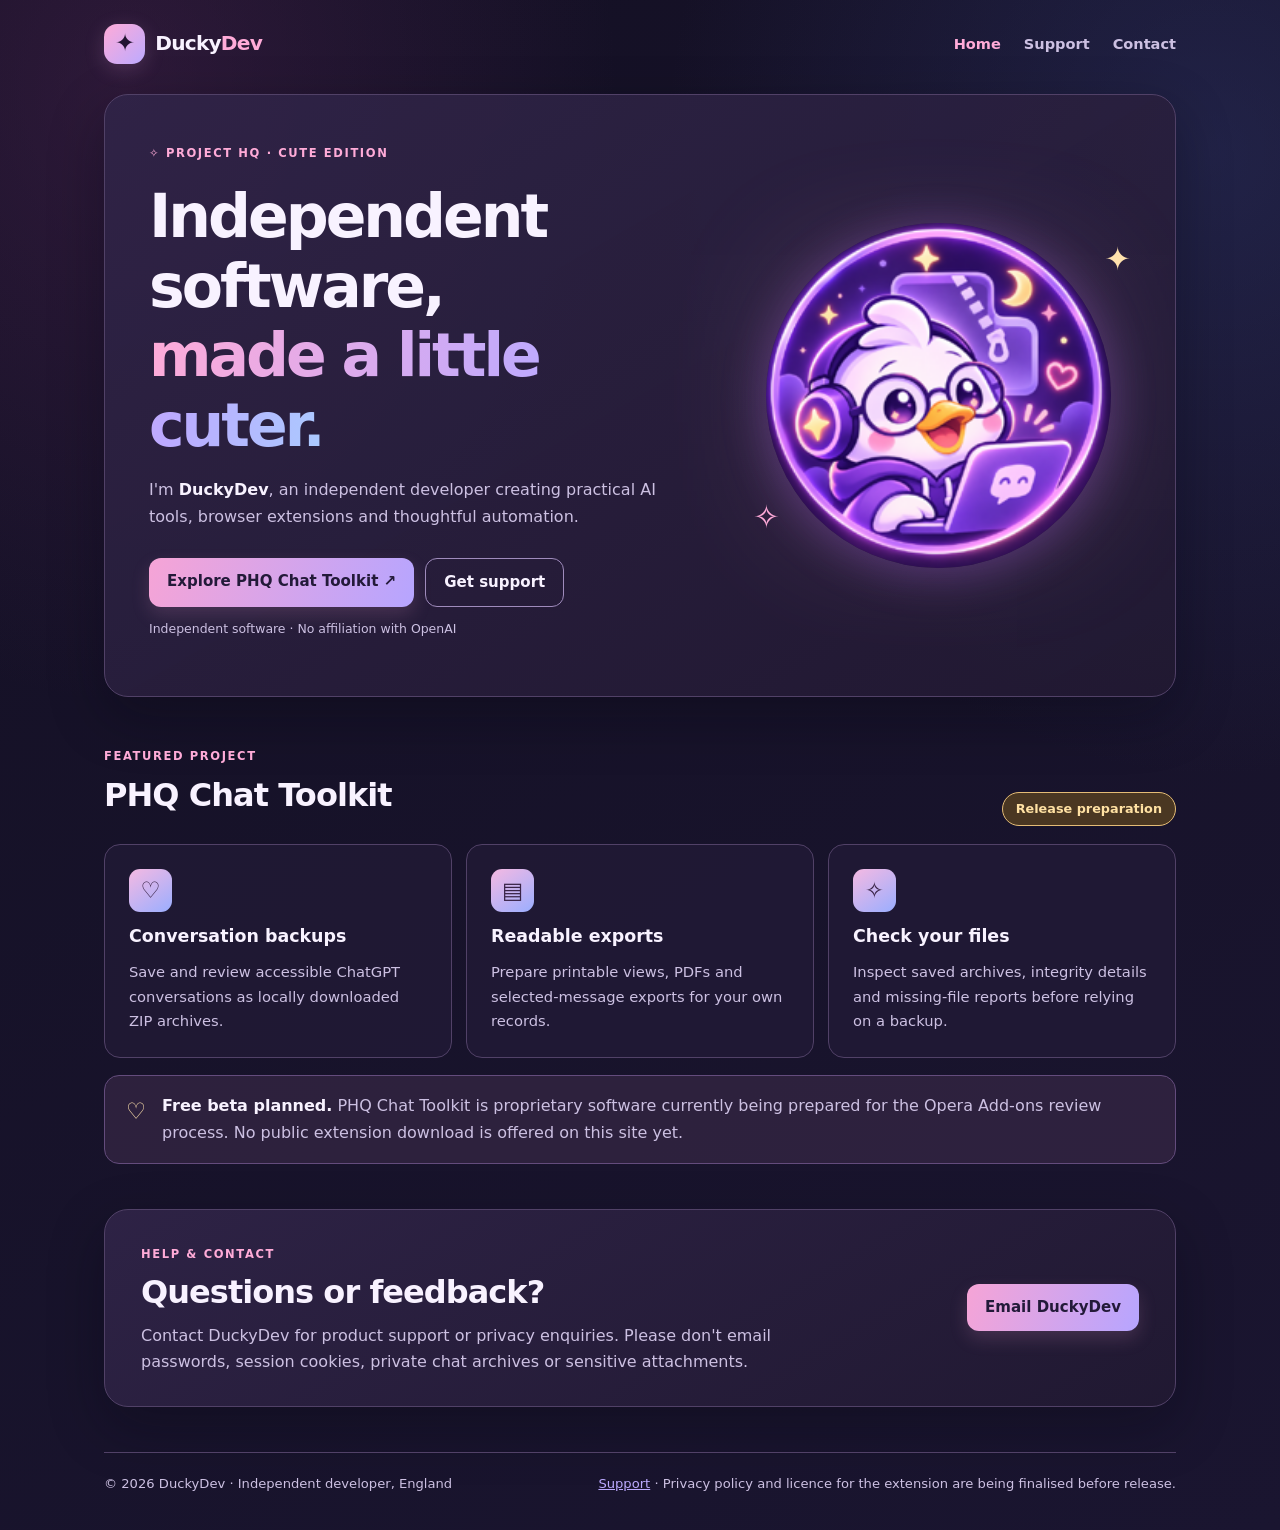
<file: index.html>
<!doctype html>
<html lang="en-GB">
<head>
  <meta charset="utf-8">
  <meta name="viewport" content="width=device-width, initial-scale=1">
  <meta name="color-scheme" content="dark">
  <meta name="theme-color" content="#141024">
  <meta name="description" content="DuckyDev creates friendly independent software tools, including PHQ Chat Toolkit. Get release information and support.">
  <title>DuckyDev · Independent software, made a little cuter</title>
  <link rel="icon" type="image/png" href="assets/duckydev-avatar.png">
  <link rel="stylesheet" href="styles.css">
</head>
<body>
  <a class="skip" href="#main">Skip to content</a>
  <div class="shell">
    <header class="topbar">
      <a class="brand" href="index.html" aria-label="DuckyDev home"><span class="brand-mark">✦</span><span>Ducky<span class="brand-accent">Dev</span></span></a>
      <nav aria-label="Main navigation"><a href="index.html" aria-current="page">Home</a><a href="support.html">Support</a><a href="mailto:DuckyDevAI@gmail.com">Contact</a></nav>
    </header>
    <main id="main">
      <section class="hero panel" aria-labelledby="main-title">
        <div class="hero-copy">
          <span class="eyebrow"><span aria-hidden="true">✧</span> PROJECT HQ · CUTE EDITION</span>
          <h1 id="main-title">Independent software,<br><span>made a little cuter.</span></h1>
          <p>I'm <strong>DuckyDev</strong>, an independent developer creating practical AI tools, browser extensions and thoughtful automation.</p>
          <div class="buttons"><a class="button primary" href="#toolkit">Explore PHQ Chat Toolkit <span aria-hidden="true">↗</span></a><a class="button secondary" href="support.html">Get support</a></div>
          <p class="small-note">Independent software · No affiliation with OpenAI</p>
        </div>
        <div class="mascot-wrap"><div class="mascot-glow" aria-hidden="true"></div><img class="mascot" src="assets/duckydev-avatar.png" alt="Friendly white duck in purple headphones and glasses at a laptop with PHQ-style sparkles." width="224" height="224"><span class="sparkle sparkle-a" aria-hidden="true">✦</span><span class="sparkle sparkle-b" aria-hidden="true">✧</span></div>
      </section>
      <section id="toolkit" class="section">
        <div class="section-heading"><div><span class="eyebrow">FEATURED PROJECT</span><h2>PHQ Chat Toolkit</h2></div><span class="pill pending">Release preparation</span></div>
        <div class="grid">
          <article class="feature"><span class="feature-icon" aria-hidden="true">♡</span><h3>Conversation backups</h3><p>Save and review accessible ChatGPT conversations as locally downloaded ZIP archives.</p></article>
          <article class="feature"><span class="feature-icon" aria-hidden="true">▤</span><h3>Readable exports</h3><p>Prepare printable views, PDFs and selected-message exports for your own records.</p></article>
          <article class="feature"><span class="feature-icon" aria-hidden="true">✧</span><h3>Check your files</h3><p>Inspect saved archives, integrity details and missing-file reports before relying on a backup.</p></article>
        </div>
        <div class="notice"><span aria-hidden="true">♡</span><p><strong>Free beta planned.</strong> PHQ Chat Toolkit is proprietary software currently being prepared for the Opera Add-ons review process. No public extension download is offered on this site yet.</p></div>
      </section>
      <section class="section help panel"><div><span class="eyebrow">HELP & CONTACT</span><h2>Questions or feedback?</h2><p>Contact DuckyDev for product support or privacy enquiries. Please don't email passwords, session cookies, private chat archives or sensitive attachments.</p></div><a class="button primary" href="mailto:DuckyDevAI@gmail.com">Email DuckyDev</a></section>
    </main>
    <footer><p>© 2026 DuckyDev · Independent developer, England</p><p><a href="support.html">Support</a> · Privacy policy and licence for the extension are being finalised before release.</p></footer>
  </div>
</body>
</html>
</file>
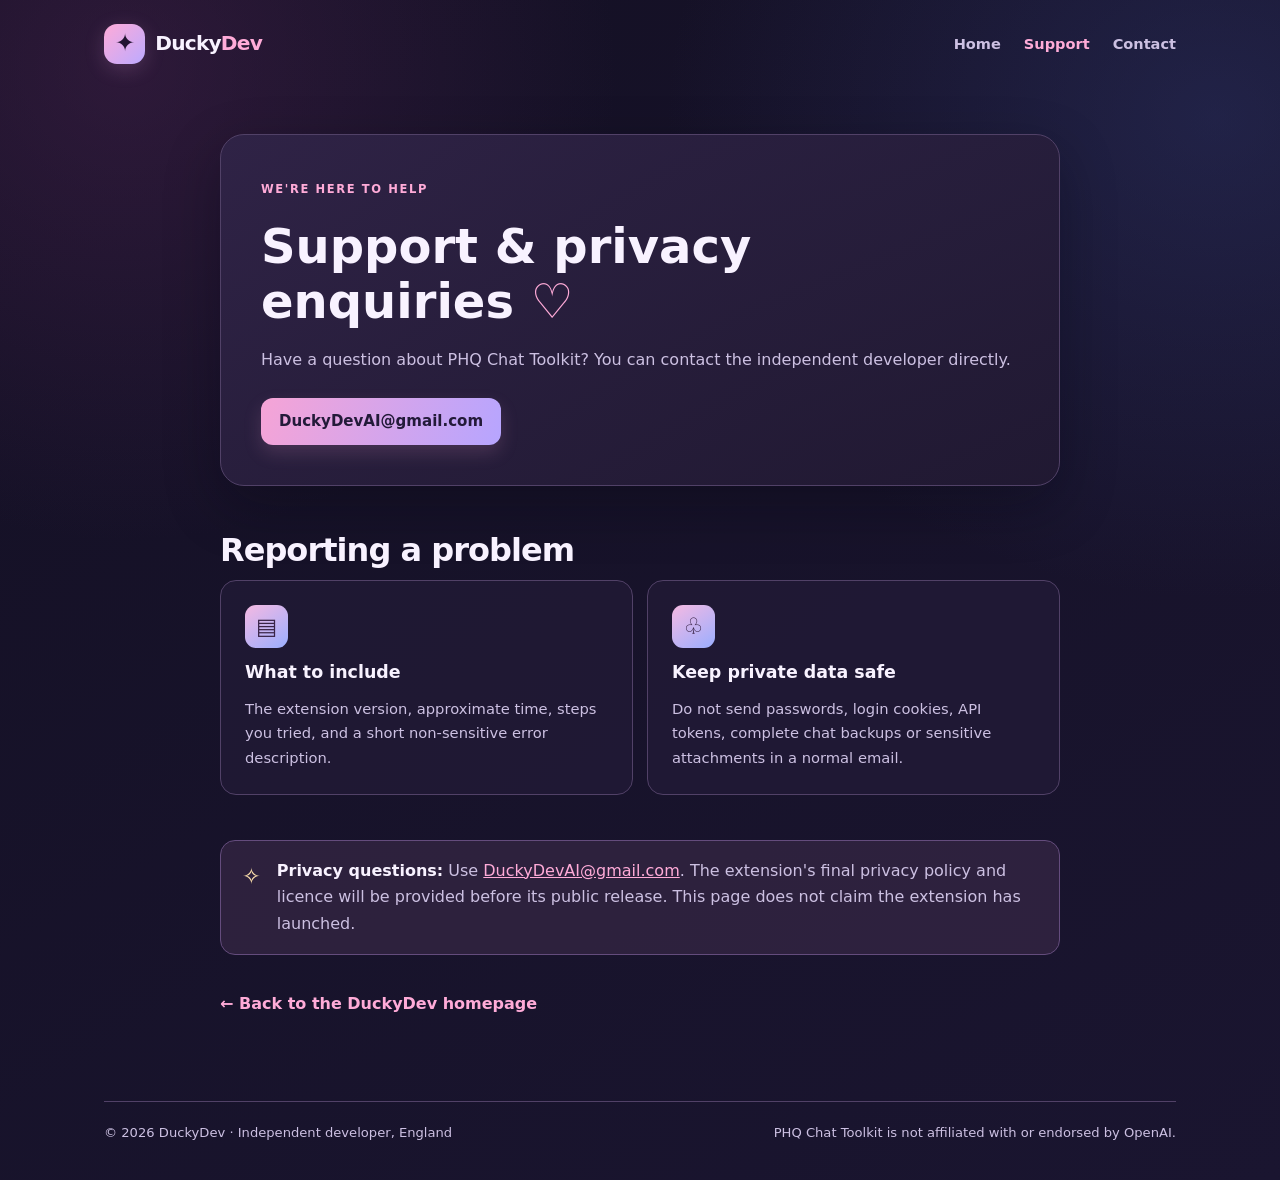
<file: support.html>
<!doctype html>
<html lang="en-GB">
<head>
  <meta charset="utf-8"><meta name="viewport" content="width=device-width, initial-scale=1">
  <meta name="color-scheme" content="dark"><meta name="theme-color" content="#141024">
  <meta name="description" content="Contact DuckyDev for PHQ Chat Toolkit support and privacy enquiries.">
  <title>Support · DuckyDev</title>
  <link rel="icon" type="image/png" href="assets/duckydev-avatar.png"><link rel="stylesheet" href="styles.css">
</head>
<body>
  <a class="skip" href="#main">Skip to content</a>
  <div class="shell">
    <header class="topbar"><a class="brand" href="index.html"><span class="brand-mark">✦</span><span>Ducky<span class="brand-accent">Dev</span></span></a><nav aria-label="Main navigation"><a href="index.html">Home</a><a href="support.html" aria-current="page">Support</a><a href="mailto:DuckyDevAI@gmail.com">Contact</a></nav></header>
    <main id="main" class="inner-page">
      <section class="panel info-panel"><span class="eyebrow">WE'RE HERE TO HELP</span><h1>Support & privacy enquiries <span aria-hidden="true">♡</span></h1><p>Have a question about PHQ Chat Toolkit? You can contact the independent developer directly.</p><a class="button primary" href="mailto:DuckyDevAI@gmail.com">DuckyDevAI@gmail.com</a></section>
      <section class="section"><h2>Reporting a problem</h2><div class="grid two"><article class="feature"><span class="feature-icon" aria-hidden="true">▤</span><h3>What to include</h3><p>The extension version, approximate time, steps you tried, and a short non-sensitive error description.</p></article><article class="feature"><span class="feature-icon" aria-hidden="true">♧</span><h3>Keep private data safe</h3><p>Do not send passwords, login cookies, API tokens, complete chat backups or sensitive attachments in a normal email.</p></article></div></section>
      <section class="notice"><span aria-hidden="true">✧</span><p><strong>Privacy questions:</strong> Use <a href="mailto:DuckyDevAI@gmail.com">DuckyDevAI@gmail.com</a>. The extension's final privacy policy and licence will be provided before its public release. This page does not claim the extension has launched.</p></section>
      <a class="text-link" href="index.html">← Back to the DuckyDev homepage</a>
    </main>
    <footer><p>© 2026 DuckyDev · Independent developer, England</p><p>PHQ Chat Toolkit is not affiliated with or endorsed by OpenAI.</p></footer>
  </div>
</body>
</html>
</file>
<file: styles.css>
:root{color-scheme:dark;--bg:#141024;--bg-raised:#1a1530;--panel:#251c3d;--panel-strong:#302448;--text:#f8f2ff;--muted:#ccc0e2;--border:#514167;--lavender:#bcaaff;--pink:#ffabd8;--blue:#abcaff;--gold:#ffe2ad;--focus:#b9d8ff}
*{box-sizing:border-box}html{scroll-behavior:smooth}body{margin:0;font:16px/1.65 system-ui,-apple-system,"Segoe UI",sans-serif;color:var(--text);background:radial-gradient(ellipse at 10% 6%,#53265766,transparent 30%),radial-gradient(ellipse at 95% 10%,#333d7960,transparent 32%),linear-gradient(150deg,var(--bg),var(--bg-raised));min-height:100vh}a{color:inherit}a:focus-visible{outline:3px solid var(--focus);outline-offset:4px;border-radius:4px}.skip{position:absolute;left:-9999px;top:8px;background:white;color:#141024;padding:8px 14px;z-index:20}.skip:focus{left:8px}.shell{max-width:1120px;margin:auto;padding:0 24px}.topbar{display:flex;justify-content:space-between;align-items:center;gap:20px;padding:24px 0 30px}.brand{display:flex;align-items:center;gap:10px;font-weight:850;font-size:1.26rem;letter-spacing:-.04em;text-decoration:none}.brand-mark{background:linear-gradient(135deg,var(--pink),var(--lavender));border-radius:13px;padding:0 11px;color:#211431;box-shadow:0 5px 20px #f5aee52c;font-size:1.5rem}.brand-accent{color:var(--pink)}nav{display:flex;align-items:center;gap:23px}nav a{text-decoration:none;color:var(--muted);font-size:.91rem;font-weight:650}nav a[aria-current],nav a:hover{color:var(--pink)}.panel{border:1px solid var(--border);border-radius:24px;background:linear-gradient(150deg,#302448e6,#211932ed);box-shadow:0 20px 55px #07051150}.hero{min-height:445px;display:grid;grid-template-columns:minmax(0,1.2fr) minmax(0,.8fr);gap:18px;align-items:center;overflow:hidden;padding:44px}.hero h1{font-size:clamp(2.2rem,5vw,3.75rem);line-height:1.16;letter-spacing:-.05em;margin:17px 0}.hero h1 span{background:linear-gradient(100deg,var(--pink),var(--lavender) 72%,var(--blue));-webkit-background-clip:text;background-clip:text;color:transparent}.hero p{max-width:530px;color:var(--muted)}.hero p strong{color:var(--text)}.eyebrow{font-weight:800;color:var(--pink);font-size:.72rem;letter-spacing:.14em}.buttons{display:flex;gap:11px;flex-wrap:wrap;margin:28px 0 10px}.button{display:inline-block;padding:11px 18px;text-decoration:none;font-size:.94rem;font-weight:750;border-radius:12px;white-space:normal}.button.primary{color:#231a39;background:linear-gradient(110deg,#f6a4d6,#b6a5ff);box-shadow:0 8px 18px #dd95c32d}.button.secondary{border:1px solid #9f8bbc;background:transparent;color:var(--text)}.button:hover{filter:brightness(1.1)}.small-note{font-size:.78rem}.mascot-wrap{position:relative;display:flex;align-items:center;justify-content:center}.mascot{width:min(100%,345px);height:auto;z-index:1;position:relative;border-radius:50%;box-shadow:0 6px 45px #b064f24d}.mascot-glow{position:absolute;inset:18%;background:var(--pink);filter:blur(70px);opacity:.35}.sparkle{position:absolute;color:var(--gold);font-size:2rem}.sparkle-a{right:0;top:3%}.sparkle-b{left:2%;bottom:7%;color:var(--pink)}.section{margin:45px 0}.section-heading{display:flex;align-items:end;justify-content:space-between;gap:12px;margin-bottom:18px}h2{font-size:clamp(1.35rem,3.4vw,2rem);line-height:1.24;letter-spacing:-.03em;margin:7px 0 10px}.pill{display:inline-flex;border-radius:100px;padding:5px 13px;font-size:.8rem;font-weight:750;border:1px solid #e4bc76;color:#ffe1a3;background:#4a3722}.grid{display:grid;grid-template-columns:repeat(3,minmax(0,1fr));gap:14px}.feature{border-radius:16px;background:#201936d8;border:1px solid var(--border);padding:24px}.feature h3{margin:10px 0;font-size:1.09rem}.feature p{font-size:.92rem;color:var(--muted);margin:0}.feature-icon{display:inline-grid;place-items:center;background:linear-gradient(145deg,#f5b9e2,#9aaeff);border-radius:11px;width:43px;height:43px;color:#392447;font-size:1.4rem;font-weight:800}.notice{display:flex;align-items:start;gap:16px;border:1px solid #644c7d;border-radius:15px;background:#392848a6;padding:17px 21px;margin:17px 0}.notice>span{font-size:1.4rem;color:var(--gold)}.notice p{color:var(--muted);margin:0}.notice strong{color:var(--text)}.notice a{color:var(--pink)}.help{padding:30px 36px;display:flex;align-items:center;justify-content:space-between;gap:22px}.help p{color:var(--muted);max-width:650px;margin:0}.inner-page{max-width:840px;margin:40px auto 65px}.info-panel{padding:40px}.info-panel h1{font-size:clamp(2rem,4vw,3rem);line-height:1.15;margin:18px 0}.info-panel h1 span{color:var(--pink)}.info-panel p{color:var(--muted);margin-bottom:24px}.two{grid-template-columns:repeat(2,minmax(0,1fr))}.text-link{color:var(--pink);font-weight:650;text-decoration:none;display:inline-block;margin:19px 0}.text-link:hover{text-decoration:underline}footer{display:flex;justify-content:space-between;gap:24px;flex-wrap:wrap;padding:20px 0 36px;border-top:1px solid var(--border);font-size:.82rem;color:var(--muted)}footer p{margin:0}footer a{color:var(--lavender)}
@media(max-width:760px){.hero{grid-template-columns:1fr;padding:30px;gap:20px}.mascot{width:min(60vw,260px)}.grid{grid-template-columns:1fr}.help{flex-direction:column;align-items:start}.topbar{flex-wrap:wrap;gap:12px}nav{gap:18px}.section-heading{align-items:start;flex-direction:column}}
@media(prefers-reduced-motion:reduce){html{scroll-behavior:auto}*,*:before,*:after{animation:none!important;transition:none!important}}
</file>
